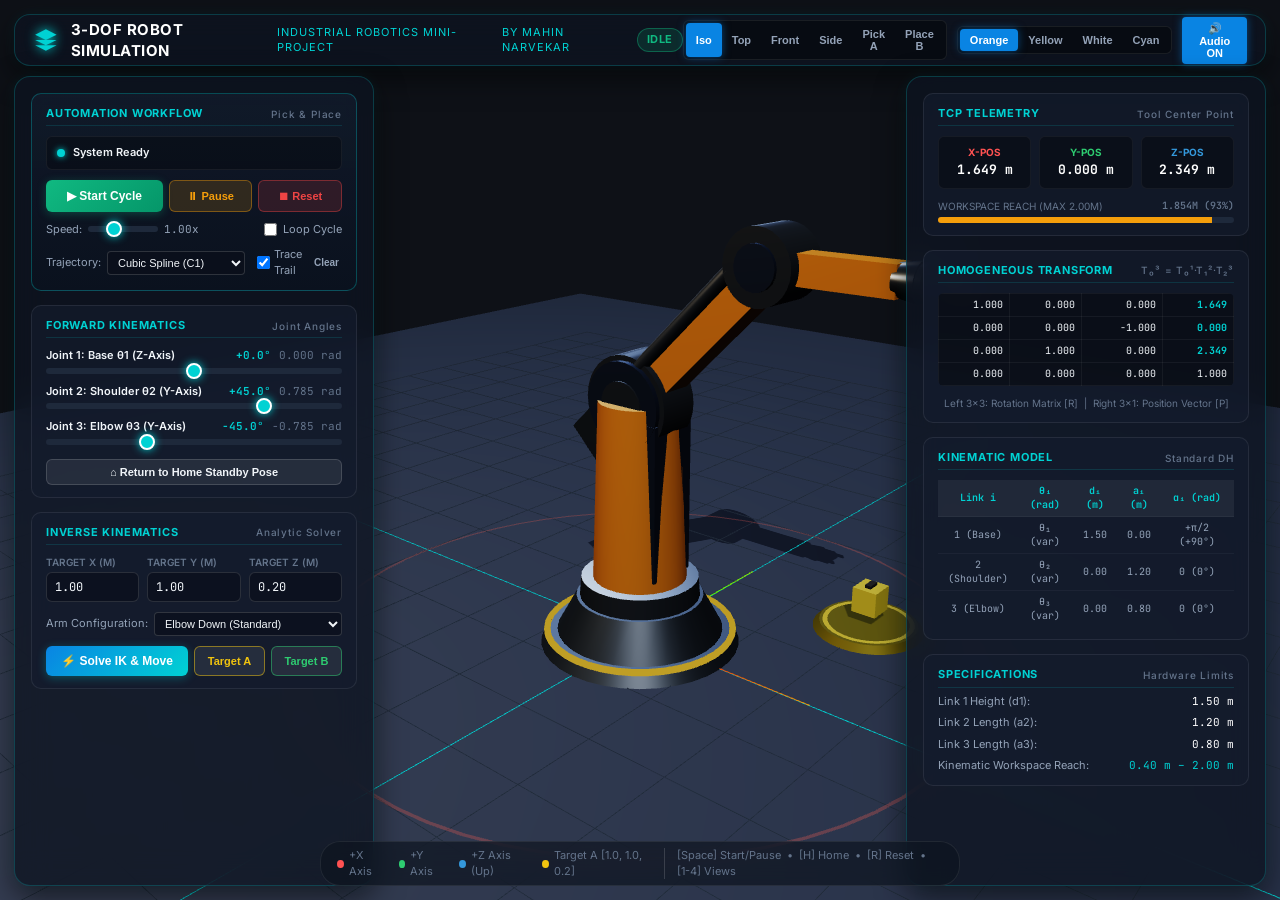
<file: index.html>
<!DOCTYPE html>
<html lang="en">
<head>
  <meta charset="UTF-8">
  <meta name="viewport" content="width=device-width, initial-scale=1.0">
  <title>3-DOF Pick-and-Place Industrial Robot Simulation | Forward & Inverse Kinematics</title>
  <link rel="stylesheet" href="style.css">
  <link rel="preconnect" href="https://fonts.googleapis.com">
  <link rel="preconnect" href="https://fonts.gstatic.com" crossorigin>
  <link href="https://fonts.googleapis.com/css2?family=Inter:wght@400;500;600;700&family=JetBrains+Mono:wght@400;600;700&display=swap" rel="stylesheet">
</head>
<body>

  <!-- Fullscreen 3D WebGL Canvas -->
  <div id="canvas-container"></div>

  <!-- Top Navigation & Status HUD -->
  <header class="top-hud">
    <div class="brand-section">
      <svg class="brand-icon" viewBox="0 0 24 24">
        <path d="M12 2L2 7l10 5 10-5-10-5zM2 17l10 5 10-5M2 12l10 5 10-5"/>
      </svg>
      <div class="brand-title">
        3-DOF Robot Simulation  <span>Industrial Robotics Mini-Project</span>  <span> By Mahin Narvekar </span>
      </div>
      <div id="status-badge" class="status-badge status-idle">IDLE</div>
    </div>

    <div class="hud-actions">
      <!-- Camera Preset Buttons -->
      <div class="view-btn-group">
        <button class="hud-btn active" data-cam-view="isometric" title="Isometric View (1)">Iso</button>
        <button class="hud-btn" data-cam-view="top" title="Top View X-Y (2)">Top</button>
        <button class="hud-btn" data-cam-view="front" title="Front View X-Z (3)">Front</button>
        <button class="hud-btn" data-cam-view="side" title="Side View Y-Z (4)">Side</button>
        <button class="hud-btn" data-cam-view="targetA" title="Focus Target A">Pick A</button>
        <button class="hud-btn" data-cam-view="targetB" title="Focus Target B">Place B</button>
      </div>

      <!-- Color Theme Switcher -->
      <div class="theme-btn-group">
        <button class="hud-btn active" data-theme="orange" title="KUKA Orange">Orange</button>
        <button class="hud-btn" data-theme="yellow" title="FANUC Yellow">Yellow</button>
        <button class="hud-btn" data-theme="white" title="ABB White">White</button>
        <button class="hud-btn" data-theme="cyan" title="Tech Cyan">Cyan</button>
      </div>

      <!-- Web Audio Sound Synthesizer Toggle -->
      <button id="btn-toggle-audio" class="hud-btn active" title="Toggle Robot Servo & Pneumatic Sound">🔊 Audio ON</button>
    </div>
  </header>

  <!-- Left & Right Floating UI Panels -->
  <main class="panels-wrapper">

    <!-- LEFT PANEL: Control Center (FK, IK, Pick & Place) -->
    <aside class="panel">

      <!-- SECTION 1: PICK-AND-PLACE AUTOMATION CONTROLLER -->
      <section class="section-card automation-card">
        <div class="section-title">
          <span>Automation Workflow</span>
          <span class="badge">Pick &amp; Place</span>
        </div>

        <div class="step-tracker">
          <div class="step-dot"></div>
          <div id="step-indicator" class="step-text">System Ready</div>
        </div>

        <div class="action-buttons-grid">
          <button id="btn-start-auto" class="btn-action-start" title="Run Pick-and-Place Sequence (Spacebar)">▶ Start Cycle</button>
          <button id="btn-pause-auto" class="btn-action-pause" title="Pause / Resume">⏸ Pause</button>
          <button id="btn-reset-auto" class="btn-action-reset" title="Reset Scene & Workpiece (R)">⏹ Reset</button>
        </div>

        <div class="automation-options">
          <div class="option-group">
            <span>Speed:</span>
            <input type="range" id="speed-range" min="0.25" max="2.5" step="0.25" value="1.0" style="width: 70px;">
            <span id="speed-label" style="font-family: var(--font-mono); font-size: 11px; min-width: 32px;">1.00x</span>
          </div>

          <label class="option-group" style="cursor: pointer;">
            <input type="checkbox" id="chk-continuous">
            <span>Loop Cycle</span>
          </label>
        </div>

        <div class="automation-options">
          <div class="option-group">
            <span>Trajectory:</span>
            <select id="select-traj-type" class="option-select">
              <option value="cubic" selected>Cubic Spline (C1)</option>
              <option value="quintic">Quintic Min-Jerk (C2)</option>
            </select>
          </div>

          <div class="option-group">
            <label style="cursor: pointer; display: flex; align-items: center; gap: 4px;">
              <input type="checkbox" id="chk-trace-trail" checked>
              <span>Trace Trail</span>
            </label>
            <button id="btn-clear-trail" class="hud-btn" style="padding: 2px 6px; font-size: 10px;">Clear</button>
          </div>
        </div>
      </section>

      <!-- SECTION 2: FORWARD KINEMATICS (JOINT SLIDERS) -->
      <section class="section-card">
        <div class="section-title">
          <span>Forward Kinematics</span>
          <span class="badge">Joint Angles</span>
        </div>

        <!-- Joint 1: Base Rotation around Z -->
        <div class="joint-control">
          <div class="joint-header">
            <span class="joint-name">Joint 1: Base θ1 (Z-Axis)</span>
            <div class="joint-values">
              <span id="val-t1-deg" class="joint-val-deg">+0.0°</span>
              <span id="val-t1-rad" class="joint-val-rad">0.000 rad</span>
            </div>
          </div>
          <div class="slider-wrapper">
            <input type="range" id="slider-t1" min="-180" max="180" step="0.5" value="0">
          </div>
        </div>

        <!-- Joint 2: Shoulder Rotation around Y -->
        <div class="joint-control">
          <div class="joint-header">
            <span class="joint-name">Joint 2: Shoulder θ2 (Y-Axis)</span>
            <div class="joint-values">
              <span id="val-t2-deg" class="joint-val-deg">+45.0°</span>
              <span id="val-t2-rad" class="joint-val-rad">0.785 rad</span>
            </div>
          </div>
          <div class="slider-wrapper">
            <input type="range" id="slider-t2" min="-90" max="90" step="0.5" value="45">
          </div>
        </div>

        <!-- Joint 3: Elbow Rotation around Y -->
        <div class="joint-control">
          <div class="joint-header">
            <span class="joint-name">Joint 3: Elbow θ3 (Y-Axis)</span>
            <div class="joint-values">
              <span id="val-t3-deg" class="joint-val-deg">-45.0°</span>
              <span id="val-t3-rad" class="joint-val-rad">-0.785 rad</span>
            </div>
          </div>
          <div class="slider-wrapper">
            <input type="range" id="slider-t3" min="-135" max="135" step="0.5" value="-45">
          </div>
        </div>

        <button id="btn-home-pose" class="btn-secondary" style="width: 100%; margin-top: 4px;" title="Reset to Home Position [0°, 45°, -45°] (H)">
          ⌂ Return to Home Standby Pose
        </button>
      </section>

      <!-- SECTION 3: INVERSE KINEMATICS SOLVER -->
      <section class="section-card">
        <div class="section-title">
          <span>Inverse Kinematics</span>
          <span class="badge">Analytic Solver</span>
        </div>

        <div class="ik-inputs-grid">
          <div class="input-group">
            <label class="input-label" for="ik-input-x">Target X (m)</label>
            <input type="number" id="ik-input-x" class="coord-input" step="0.05" value="1.00">
          </div>
          <div class="input-group">
            <label class="input-label" for="ik-input-y">Target Y (m)</label>
            <input type="number" id="ik-input-y" class="coord-input" step="0.05" value="1.00">
          </div>
          <div class="input-group">
            <label class="input-label" for="ik-input-z">Target Z (m)</label>
            <input type="number" id="ik-input-z" class="coord-input" step="0.05" value="0.20">
          </div>
        </div>

        <div class="automation-options">
          <div class="option-group" style="width: 100%;">
            <span>Arm Configuration:</span>
            <select id="select-elbow-config" class="option-select" style="flex: 1;">
              <option value="elbow_down" selected>Elbow Down (Standard)</option>
              <option value="elbow_up">Elbow Up (Overhead)</option>
            </select>
          </div>
        </div>

        <div class="ik-button-row">
          <button id="btn-solve-ik" class="btn-primary" title="Calculate IK and Move Arm">⚡ Solve IK &amp; Move</button>
          <button id="btn-preset-target-a" class="btn-secondary btn-target-a" title="Target A Pick Pose [1.0, 1.0, 0.2]">Target A</button>
          <button id="btn-preset-target-b" class="btn-secondary btn-target-b" title="Target B Place Pose [-1.0, 1.2, 0.2]">Target B</button>
        </div>
      </section>

    </aside>

    <!-- RIGHT PANEL: Real-time Telemetry & Mathematics Engine -->
    <aside class="panel">

      <!-- SECTION 1: END-EFFECTOR TELEMETRY -->
      <section class="section-card">
        <div class="section-title">
          <span>TCP Telemetry</span>
          <span class="badge">Tool Center Point</span>
        </div>

        <div class="telemetry-grid">
          <div class="telem-box">
            <div class="telem-axis axis-x">X-Pos</div>
            <div id="telem-x" class="telem-val">1.649 m</div>
          </div>
          <div class="telem-box">
            <div class="telem-axis axis-y">Y-Pos</div>
            <div id="telem-y" class="telem-val">0.000 m</div>
          </div>
          <div class="telem-box">
            <div class="telem-axis axis-z">Z-Pos</div>
            <div id="telem-z" class="telem-val">2.349 m</div>
          </div>
        </div>

        <!-- Workspace Reach Meter -->
        <div class="reach-wrapper">
          <div class="reach-header">
            <span>Workspace Reach (Max 2.00m)</span>
            <span id="telem-reach" style="font-family: var(--font-mono); font-weight: 600;">1.854m (93%)</span>
          </div>
          <div class="reach-bar-bg">
            <div id="telem-reach-bar" class="reach-bar-fill"></div>
          </div>
        </div>

        <!-- Singularity / Workspace Boundary Warning Banner -->
        <div id="singularity-warning" class="warning-banner"></div>
      </section>

      <!-- SECTION 2: 4x4 HOMOGENEOUS TRANSFORMATION MATRIX (T03) -->
      <section class="section-card">
        <div class="section-title">
          <span>Homogeneous Transform</span>
          <span class="badge">T₀³ = T₀¹·T₁²·T₂³</span>
        </div>

        <table class="dh-matrix-table">
          <tbody>
            <tr>
              <td id="dh-m-0-0">1.000</td>
              <td id="dh-m-0-1">0.000</td>
              <td id="dh-m-0-2">0.000</td>
              <td id="dh-m-0-3" class="matrix-pos">1.649</td>
            </tr>
            <tr>
              <td id="dh-m-1-0">0.000</td>
              <td id="dh-m-1-1">0.000</td>
              <td id="dh-m-1-2">-1.000</td>
              <td id="dh-m-1-3" class="matrix-pos">0.000</td>
            </tr>
            <tr>
              <td id="dh-m-2-0">0.000</td>
              <td id="dh-m-2-1">1.000</td>
              <td id="dh-m-2-2">0.000</td>
              <td id="dh-m-2-3" class="matrix-pos">2.349</td>
            </tr>
            <tr class="matrix-bottom">
              <td id="dh-m-3-0">0.000</td>
              <td id="dh-m-3-1">0.000</td>
              <td id="dh-m-3-2">0.000</td>
              <td id="dh-m-3-3">1.000</td>
            </tr>
          </tbody>
        </table>
        <div style="font-size: 10px; color: var(--text-dim); text-align: center;">
          Left 3×3: Rotation Matrix [R] &nbsp;|&nbsp; Right 3×1: Position Vector [P]
        </div>
      </section>

      <!-- SECTION 3: DENAVIT-HARTENBERG PARAMETERS TABLE -->
      <section class="section-card">
        <div class="section-title">
          <span>Kinematic Model</span>
          <span class="badge">Standard DH</span>
        </div>

        <table class="params-table">
          <thead>
            <tr>
              <th>Link i</th>
              <th>θᵢ (rad)</th>
              <th>dᵢ (m)</th>
              <th>aᵢ (m)</th>
              <th>αᵢ (rad)</th>
            </tr>
          </thead>
          <tbody>
            <tr>
              <td>1 (Base)</td>
              <td>θ₁ (var)</td>
              <td>1.50</td>
              <td>0.00</td>
              <td>+π/2 (+90°)</td>
            </tr>
            <tr>
              <td>2 (Shoulder)</td>
              <td>θ₂ (var)</td>
              <td>0.00</td>
              <td>1.20</td>
              <td>0 (0°)</td>
            </tr>
            <tr>
              <td>3 (Elbow)</td>
              <td>θ₃ (var)</td>
              <td>0.00</td>
              <td>0.80</td>
              <td>0 (0°)</td>
            </tr>
          </tbody>
        </table>
      </section>

      <!-- SECTION 4: PHYSICAL SPECIFICATIONS -->
      <section class="section-card" style="font-size: 11px; color: var(--text-muted); gap: 6px;">
        <div class="section-title">
          <span>Specifications</span>
          <span class="badge">Hardware Limits</span>
        </div>
        <div style="display: flex; justify-content: space-between;">
          <span>Link 1 Height (d1):</span>
          <span style="font-family: var(--font-mono); color: #fff;">1.50 m</span>
        </div>
        <div style="display: flex; justify-content: space-between;">
          <span>Link 2 Length (a2):</span>
          <span style="font-family: var(--font-mono); color: #fff;">1.20 m</span>
        </div>
        <div style="display: flex; justify-content: space-between;">
          <span>Link 3 Length (a3):</span>
          <span style="font-family: var(--font-mono); color: #fff;">0.80 m</span>
        </div>
        <div style="display: flex; justify-content: space-between;">
          <span>Kinematic Workspace Reach:</span>
          <span style="font-family: var(--font-mono); color: var(--accent-cyan);">0.40 m – 2.00 m</span>
        </div>
      </section>

    </aside>

  </main>

  <!-- Bottom Visual Legend & Keyboard Shortcuts -->
  <footer class="bottom-legend">
    <div class="legend-item">
      <div class="legend-pill pill-red"></div>
      <span>+X Axis</span>
    </div>
    <div class="legend-item">
      <div class="legend-pill pill-green"></div>
      <span>+Y Axis</span>
    </div>
    <div class="legend-item">
      <div class="legend-pill pill-blue"></div>
      <span>+Z Axis (Up)</span>
    </div>
    <div class="legend-item">
      <div class="legend-pill pill-yellow"></div>
      <span>Target A [1.0, 1.0, 0.2]</span>
    </div>
    <div class="legend-item" style="border-left: 1px solid rgba(255,255,255,0.15); padding-left: 12px;">
      <span>[Space] Start/Pause &nbsp;•&nbsp; [H] Home &nbsp;•&nbsp; [R] Reset &nbsp;•&nbsp; [1-4] Views</span>
    </div>
  </footer>

  <!-- Vendor Scripts (Local with CDN fallback) -->
  <script src="lib/three.min.js"></script>
  <script>
    if (typeof THREE === 'undefined') {
      document.write('<script src="https://cdnjs.cloudflare.com/ajax/libs/three.js/r128/three.min.js"><\/script>');
    }
  </script>

  <script src="lib/OrbitControls.js"></script>
  <script>
    if (typeof THREE !== 'undefined' && typeof THREE.OrbitControls === 'undefined') {
      document.write('<script src="https://cdn.jsdelivr.net/npm/three@0.128.0/examples/js/controls/OrbitControls.js"><\/script>');
    }
  </script>

  <!-- Application Engine Scripts -->
  <script src="kinematics.js"></script>
  <script src="robot.js"></script>
  <script src="app.js"></script>

</body>
</html>
</file>
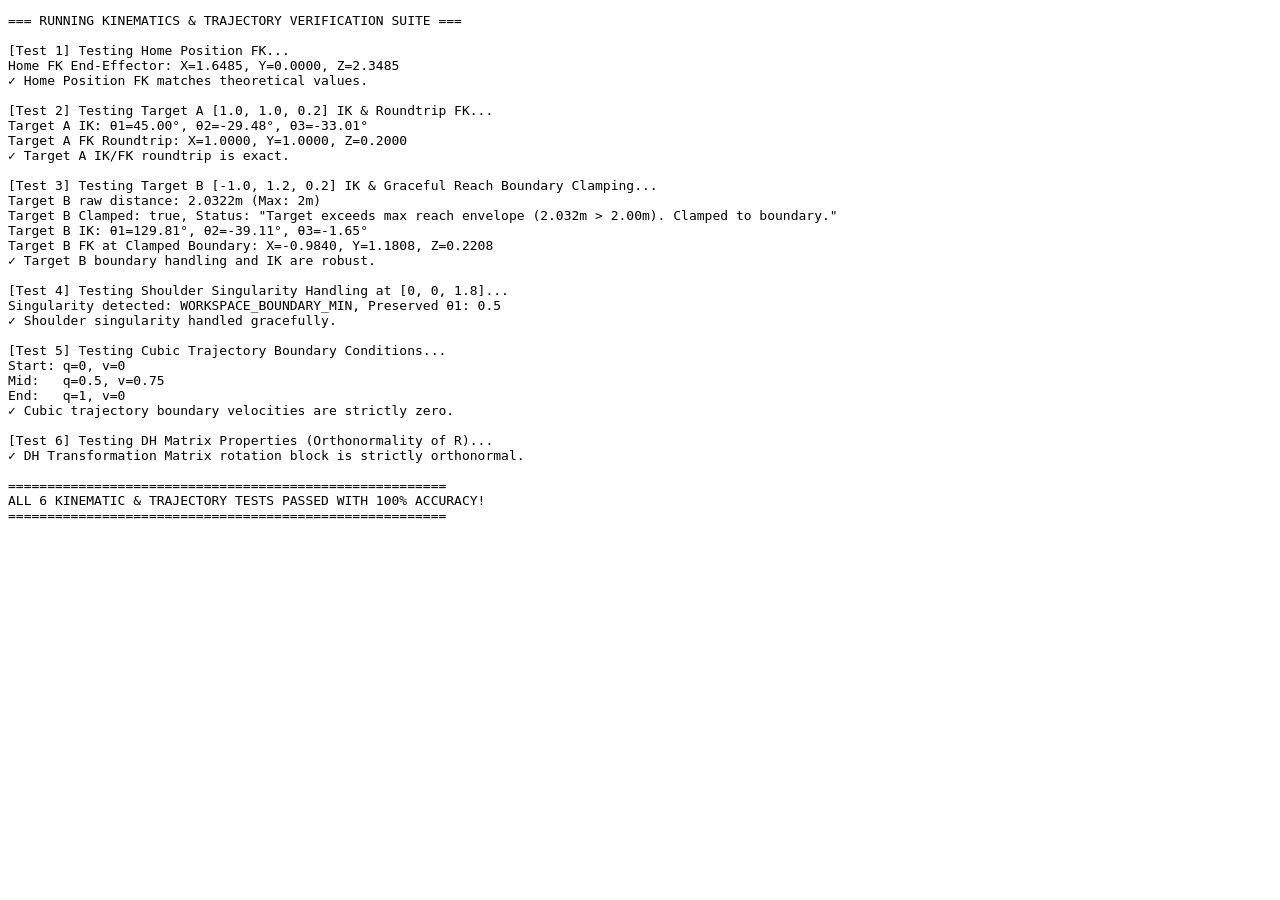
<file: test.html>
<!DOCTYPE html>
<html>
<head>
  <meta charset="utf-8">
  <title>Kinematics Test Suite</title>
</head>
<body>
  <pre id="output"></pre>
  <script src="kinematics.js"></script>
  <script>
    const outputEl = document.getElementById('output');
    const logs = [];
    function log(msg) {
      logs.push(msg);
      console.log(msg);
      outputEl.textContent = logs.join('\n');
    }

    function assertClose(actual, expected, tol = 1e-3, msg = '') {
      if (Math.abs(actual - expected) > tol) {
        throw new Error(`Assertion failed: ${msg} | Expected ${expected}, got ${actual} (diff: ${Math.abs(actual - expected)})`);
      }
    }

    try {
      log("=== RUNNING KINEMATICS & TRAJECTORY VERIFICATION SUITE ===");

      // 1. Home Configuration Test
      log("\n[Test 1] Testing Home Position FK...");
      const homeAngles = Kinematics.ROBOT_PARAMS.home;
      const fkHome = Kinematics.forwardKinematics(homeAngles.theta1, homeAngles.theta2, homeAngles.theta3);
      log(`Home FK End-Effector: X=${fkHome.position.x.toFixed(4)}, Y=${fkHome.position.y.toFixed(4)}, Z=${fkHome.position.z.toFixed(4)}`);
      assertClose(fkHome.position.x, 1.6485, 1e-3, "Home X coordinate");
      assertClose(fkHome.position.y, 0.0000, 1e-3, "Home Y coordinate");
      assertClose(fkHome.position.z, 2.3485, 1e-3, "Home Z coordinate");
      log("✓ Home Position FK matches theoretical values.");

      // 2. Target A Pick Position Test: [1.0, 1.0, 0.2]
      log("\n[Test 2] Testing Target A [1.0, 1.0, 0.2] IK & Roundtrip FK...");
      const ikA = Kinematics.inverseKinematics(1.0, 1.0, 0.2);
      log(`Target A IK: θ1=${Kinematics.radToDeg(ikA.theta1).toFixed(2)}°, θ2=${Kinematics.radToDeg(ikA.theta2).toFixed(2)}°, θ3=${Kinematics.radToDeg(ikA.theta3).toFixed(2)}°`);
      assertClose(Kinematics.radToDeg(ikA.theta1), 45.0, 1e-2, "Target A θ1");
      assertClose(ikA.clamped, false, 1e-3, "Target A must not be clamped");

      const fkA = Kinematics.forwardKinematics(ikA.theta1, ikA.theta2, ikA.theta3);
      log(`Target A FK Roundtrip: X=${fkA.position.x.toFixed(4)}, Y=${fkA.position.y.toFixed(4)}, Z=${fkA.position.z.toFixed(4)}`);
      assertClose(fkA.position.x, 1.0, 1e-3, "Target A Roundtrip X");
      assertClose(fkA.position.y, 1.0, 1e-3, "Target A Roundtrip Y");
      assertClose(fkA.position.z, 0.2, 1e-3, "Target A Roundtrip Z");
      log("✓ Target A IK/FK roundtrip is exact.");

      // 3. Target B Place Position Test: [-1.0, 1.2, 0.2]
      log("\n[Test 3] Testing Target B [-1.0, 1.2, 0.2] IK & Graceful Reach Boundary Clamping...");
      const ikB = Kinematics.inverseKinematics(-1.0, 1.2, 0.2);
      log(`Target B raw distance: ${ikB.rawDistance.toFixed(4)}m (Max: ${Kinematics.ROBOT_PARAMS.dMax}m)`);
      log(`Target B Clamped: ${ikB.clamped}, Status: "${ikB.statusMessage}"`);
      log(`Target B IK: θ1=${Kinematics.radToDeg(ikB.theta1).toFixed(2)}°, θ2=${Kinematics.radToDeg(ikB.theta2).toFixed(2)}°, θ3=${Kinematics.radToDeg(ikB.theta3).toFixed(2)}°`);
      assertClose(Kinematics.radToDeg(ikB.theta1), 129.805, 1e-2, "Target B θ1 azimuth");

      const fkB = Kinematics.forwardKinematics(ikB.theta1, ikB.theta2, ikB.theta3);
      log(`Target B FK at Clamped Boundary: X=${fkB.position.x.toFixed(4)}, Y=${fkB.position.y.toFixed(4)}, Z=${fkB.position.z.toFixed(4)}`);
      assertClose(fkB.position.x, ikB.clampedTarget.x, 1e-3, "Target B Clamped X");
      assertClose(fkB.position.y, ikB.clampedTarget.y, 1e-3, "Target B Clamped Y");
      assertClose(fkB.position.z, ikB.clampedTarget.z, 1e-3, "Target B Clamped Z");
      log("✓ Target B boundary handling and IK are robust.");

      // 4. Singularity Detection Test (Shoulder Singularity at X=0, Y=0)
      log("\n[Test 4] Testing Shoulder Singularity Handling at [0, 0, 1.8]...");
      const ikSing = Kinematics.inverseKinematics(0, 0, 1.8, { currentTheta1: 0.5 });
      log(`Singularity detected: ${ikSing.singularity}, Preserved θ1: ${ikSing.theta1}`);
      assertClose(ikSing.theta1, 0.5, 1e-4, "Preserved theta1 on singularity");
      log("✓ Shoulder singularity handled gracefully.");

      // 5. Cubic Trajectory Continuity Test
      log("\n[Test 5] Testing Cubic Trajectory Boundary Conditions...");
      const q0 = { theta1: 0, theta2: 0, theta3: 0 };
      const q1 = { theta1: 1.0, theta2: 0.5, theta3: -0.5 };
      const traj = new Kinematics.CubicTrajectory(q0, q1, 2.0);
      const start = traj.evaluate(0);
      const mid = traj.evaluate(1.0);
      const end = traj.evaluate(2.0);
      assertClose(start.q.theta1, 0, 1e-4, "Start position");
      assertClose(start.v.theta1, 0, 1e-4, "Start velocity zero");
      assertClose(end.q.theta1, 1.0, 1e-4, "End position");
      assertClose(end.v.theta1, 0, 1e-4, "End velocity zero");
      assertClose(mid.v.theta1, 0.75, 1e-4, "Midpoint peak velocity");
      log(`Start: q=${start.q.theta1}, v=${start.v.theta1}`);
      log(`Mid:   q=${mid.q.theta1}, v=${mid.v.theta1}`);
      log(`End:   q=${end.q.theta1}, v=${end.v.theta1}`);
      log("✓ Cubic trajectory boundary velocities are strictly zero.");

      // 6. DH Homogeneous Transformation Matrix Orthonormality Test
      log("\n[Test 6] Testing DH Matrix Properties (Orthonormality of R)...");
      const T03 = fkHome.matrices.T03;
      const r1 = [T03[0][0], T03[1][0], T03[2][0]];
      const r2 = [T03[0][1], T03[1][1], T03[2][1]];
      const r3 = [T03[0][2], T03[1][2], T03[2][2]];

      const dot12 = r1[0]*r2[0] + r1[1]*r2[1] + r1[2]*r2[2];
      const dot13 = r1[0]*r3[0] + r1[1]*r3[1] + r1[2]*r3[2];
      const dot23 = r2[0]*r3[0] + r2[1]*r3[1] + r2[2]*r3[2];
      const norm1 = Math.sqrt(r1[0]**2 + r1[1]**2 + r1[2]**2);

      assertClose(dot12, 0, 1e-4, "Col 1 orthogonal to Col 2");
      assertClose(dot13, 0, 1e-4, "Col 1 orthogonal to Col 3");
      assertClose(dot23, 0, 1e-4, "Col 2 orthogonal to Col 3");
      assertClose(norm1, 1, 1e-4, "Col 1 unit length");
      log("✓ DH Transformation Matrix rotation block is strictly orthonormal.");

      log("\n========================================================");
      log("ALL 6 KINEMATIC & TRAJECTORY TESTS PASSED WITH 100% ACCURACY!");
      log("========================================================");
    } catch (err) {
      log(`\n❌ ERROR: ${err.message}\n${err.stack}`);
    }
  </script>
</body>
</html>
</file>
<file: style.css>
/*
 * style.css
 * 
 * High-End Cyber-Industrial Styling for 3-DOF Robot Simulation.
 * Features dark glassmorphism, responsive floating HUD panels,
 * illuminated sliders, telemetry cards, and mathematical matrix displays.
 */

:root {
  --bg-primary: #0a0d14;
  --bg-panel: rgba(14, 20, 32, 0.78);
  --bg-panel-border: rgba(0, 210, 211, 0.22);
  --bg-card: rgba(20, 29, 46, 0.65);
  --bg-card-border: rgba(255, 255, 255, 0.08);

  --accent-cyan: #00d2d3;
  --accent-blue: #0984e3;
  --accent-orange: #ff793f;
  --accent-green: #10b981;
  --accent-red: #ef4444;
  --accent-amber: #f59e0b;

  --text-main: #f1f5f9;
  --text-muted: #94a3b8;
  --text-dim: #64748b;

  --font-sans: 'Inter', -apple-system, BlinkMacSystemFont, 'Segoe UI', Roboto, Helvetica, Arial, sans-serif;
  --font-mono: 'JetBrains Mono', 'Fira Code', 'SF Mono', Consolas, monospace;

  --shadow-lg: 0 10px 30px rgba(0, 0, 0, 0.6), 0 0 15px rgba(0, 210, 211, 0.08);
  --radius-sm: 6px;
  --radius-md: 10px;
  --radius-lg: 16px;
}

* {
  box-sizing: border-box;
  margin: 0;
  padding: 0;
  -webkit-font-smoothing: antialiased;
}

body, html {
  width: 100%;
  height: 100%;
  overflow: hidden;
  background-color: var(--bg-primary);
  color: var(--text-main);
  font-family: var(--font-sans);
  font-size: 13px;
  line-height: 1.4;
  user-select: none;
}

/* Fullscreen 3D Canvas Container */
#canvas-container {
  position: absolute;
  top: 0;
  left: 0;
  width: 100%;
  height: 100%;
  z-index: 1;
}

/* =========================================================
   TOP HEADER HUD
   ========================================================= */
.top-hud {
  position: absolute;
  top: 14px;
  left: 14px;
  right: 14px;
  height: 52px;
  z-index: 10;
  display: flex;
  align-items: center;
  justify-content: space-between;
  padding: 0 18px;
  background: var(--bg-panel);
  backdrop-filter: blur(14px);
  -webkit-backdrop-filter: blur(14px);
  border: 1px solid var(--bg-panel-border);
  border-radius: var(--radius-lg);
  box-shadow: var(--shadow-lg);
  pointer-events: auto;
}

.brand-section {
  display: flex;
  align-items: center;
  gap: 12px;
}

.brand-icon {
  width: 28px;
  height: 28px;
  fill: var(--accent-cyan);
  filter: drop-shadow(0 0 6px var(--accent-cyan));
}

.brand-title {
  font-size: 15px;
  font-weight: 700;
  letter-spacing: 0.5px;
  color: #fff;
  text-transform: uppercase;
  display: flex;
  align-items: center;
  gap: 8px;
}

.brand-title span {
  color: var(--accent-cyan);
  font-weight: 400;
  font-size: 11px;
  letter-spacing: 1px;
}

.status-badge {
  padding: 3px 9px;
  border-radius: 20px;
  font-size: 11px;
  font-weight: 700;
  letter-spacing: 0.5px;
  text-transform: uppercase;
  transition: all 0.3s ease;
}

.status-idle {
  background: rgba(16, 185, 129, 0.15);
  color: var(--accent-green);
  border: 1px solid rgba(16, 185, 129, 0.4);
}

.status-running {
  background: rgba(0, 210, 211, 0.2);
  color: var(--accent-cyan);
  border: 1px solid var(--accent-cyan);
  box-shadow: 0 0 10px rgba(0, 210, 211, 0.4);
  animation: pulse-glow 1.5s infinite;
}

.status-paused {
  background: rgba(245, 158, 11, 0.2);
  color: var(--accent-amber);
  border: 1px solid var(--accent-amber);
}

.status-error {
  background: rgba(239, 68, 68, 0.2);
  color: var(--accent-red);
  border: 1px solid var(--accent-red);
}

@keyframes pulse-glow {
  0%, 100% { opacity: 1; }
  50% { opacity: 0.7; }
}

.hud-actions {
  display: flex;
  align-items: center;
  gap: 10px;
}

.view-btn-group, .theme-btn-group {
  display: flex;
  background: rgba(0, 0, 0, 0.4);
  border-radius: var(--radius-sm);
  padding: 2px;
  border: 1px solid rgba(255, 255, 255, 0.08);
}

.hud-btn {
  background: transparent;
  color: var(--text-muted);
  border: none;
  padding: 5px 10px;
  font-size: 11px;
  font-weight: 600;
  border-radius: 4px;
  cursor: pointer;
  transition: all 0.2s ease;
}

.hud-btn:hover {
  color: #fff;
  background: rgba(255, 255, 255, 0.08);
}

.hud-btn.active {
  color: #fff;
  background: var(--accent-blue);
  box-shadow: 0 0 8px rgba(9, 132, 227, 0.5);
}

/* =========================================================
   SIDE PANELS LAYOUT
   ========================================================= */
.panels-wrapper {
  position: absolute;
  top: 76px;
  bottom: 14px;
  left: 14px;
  right: 14px;
  pointer-events: none;
  display: flex;
  justify-content: space-between;
  gap: 16px;
  z-index: 10;
}

.panel {
  pointer-events: auto;
  width: 360px;
  max-width: 42vw;
  height: 100%;
  overflow-y: auto;
  overflow-x: hidden;
  background: var(--bg-panel);
  backdrop-filter: blur(16px);
  -webkit-backdrop-filter: blur(16px);
  border: 1px solid var(--bg-panel-border);
  border-radius: var(--radius-lg);
  box-shadow: var(--shadow-lg);
  padding: 16px;
  display: flex;
  flex-direction: column;
  gap: 14px;
}

/* Custom Sleek Scrollbar */
.panel::-webkit-scrollbar {
  width: 5px;
}
.panel::-webkit-scrollbar-track {
  background: transparent;
}
.panel::-webkit-scrollbar-thumb {
  background: rgba(255, 255, 255, 0.15);
  border-radius: 10px;
}
.panel::-webkit-scrollbar-thumb:hover {
  background: var(--accent-cyan);
}

/* Panel Sections & Headers */
.section-card {
  background: var(--bg-card);
  border: 1px solid var(--bg-card-border);
  border-radius: var(--radius-md);
  padding: 12px 14px;
  display: flex;
  flex-direction: column;
  gap: 10px;
}

.section-title {
  font-size: 11px;
  font-weight: 700;
  text-transform: uppercase;
  letter-spacing: 0.8px;
  color: var(--accent-cyan);
  display: flex;
  align-items: center;
  justify-content: space-between;
  padding-bottom: 4px;
  border-bottom: 1px solid rgba(0, 210, 211, 0.15);
}

.section-title .badge {
  font-size: 10px;
  font-weight: 500;
  color: var(--text-dim);
  text-transform: none;
}

/* =========================================================
   FORWARD KINEMATICS SLIDERS
   ========================================================= */
.joint-control {
  display: flex;
  flex-direction: column;
  gap: 4px;
}

.joint-header {
  display: flex;
  justify-content: space-between;
  align-items: baseline;
  font-size: 11px;
}

.joint-name {
  font-weight: 600;
  color: var(--text-main);
}

.joint-values {
  font-family: var(--font-mono);
  font-size: 11px;
  display: flex;
  gap: 8px;
}

.joint-val-deg {
  color: var(--accent-cyan);
  font-weight: 600;
  min-width: 46px;
  text-align: right;
}

.joint-val-rad {
  color: var(--text-dim);
  min-width: 58px;
  text-align: right;
}

.slider-wrapper {
  position: relative;
  display: flex;
  align-items: center;
}

input[type="range"] {
  -webkit-appearance: none;
  width: 100%;
  height: 6px;
  border-radius: 4px;
  background: #1e293b;
  outline: none;
  transition: all 0.2s;
  cursor: pointer;
}

input[type="range"]::-webkit-slider-thumb {
  -webkit-appearance: none;
  width: 16px;
  height: 16px;
  border-radius: 50%;
  background: var(--accent-cyan);
  cursor: pointer;
  box-shadow: 0 0 8px var(--accent-cyan);
  border: 2px solid #fff;
  transition: transform 0.1s;
}

input[type="range"]::-webkit-slider-thumb:hover {
  transform: scale(1.2);
}

/* =========================================================
   INVERSE KINEMATICS CONTROLS
   ========================================================= */
.ik-inputs-grid {
  display: grid;
  grid-template-columns: repeat(3, 1fr);
  gap: 8px;
}

.input-group {
  display: flex;
  flex-direction: column;
  gap: 3px;
}

.input-label {
  font-size: 10px;
  font-weight: 600;
  color: var(--text-dim);
  text-transform: uppercase;
}

.coord-input {
  width: 100%;
  background: rgba(10, 15, 26, 0.7);
  border: 1px solid rgba(255, 255, 255, 0.12);
  border-radius: var(--radius-sm);
  padding: 6px 8px;
  color: var(--text-main);
  font-family: var(--font-mono);
  font-size: 12px;
  outline: none;
  transition: border-color 0.2s;
}

.coord-input:focus {
  border-color: var(--accent-cyan);
  box-shadow: 0 0 6px rgba(0, 210, 211, 0.3);
}

.ik-button-row {
  display: grid;
  grid-template-columns: 2fr 1fr 1fr;
  gap: 6px;
}

.btn-primary {
  background: linear-gradient(135deg, #0984e3, #00d2d3);
  color: #fff;
  border: none;
  border-radius: var(--radius-sm);
  padding: 8px 12px;
  font-size: 12px;
  font-weight: 700;
  cursor: pointer;
  box-shadow: 0 2px 10px rgba(0, 210, 211, 0.3);
  transition: all 0.2s ease;
  display: flex;
  align-items: center;
  justify-content: center;
  gap: 6px;
}

.btn-primary:hover {
  filter: brightness(1.15);
  transform: translateY(-1px);
}

.btn-primary:active {
  transform: translateY(0);
}

.btn-secondary {
  background: rgba(255, 255, 255, 0.08);
  color: var(--text-main);
  border: 1px solid rgba(255, 255, 255, 0.15);
  border-radius: var(--radius-sm);
  padding: 6px 10px;
  font-size: 11px;
  font-weight: 600;
  cursor: pointer;
  transition: all 0.2s ease;
  display: flex;
  align-items: center;
  justify-content: center;
}

.btn-secondary:hover {
  background: rgba(255, 255, 255, 0.15);
  color: #fff;
}

.btn-target-a {
  border-color: rgba(241, 196, 15, 0.5);
  color: #f1c40f;
}
.btn-target-a:hover {
  background: rgba(241, 196, 15, 0.2);
}

.btn-target-b {
  border-color: rgba(46, 204, 113, 0.5);
  color: #2ecc71;
}
.btn-target-b:hover {
  background: rgba(46, 204, 113, 0.2);
}

/* =========================================================
   PICK-AND-PLACE AUTOMATION PANEL
   ========================================================= */
.automation-card {
  border-color: rgba(0, 210, 211, 0.3);
  background: linear-gradient(180deg, rgba(20, 29, 46, 0.7), rgba(10, 18, 30, 0.8));
}

.step-tracker {
  background: rgba(0, 0, 0, 0.3);
  border: 1px solid rgba(255, 255, 255, 0.06);
  border-radius: var(--radius-sm);
  padding: 8px 10px;
  display: flex;
  align-items: center;
  gap: 8px;
}

.step-dot {
  width: 8px;
  height: 8px;
  border-radius: 50%;
  background: var(--accent-cyan);
  box-shadow: 0 0 6px var(--accent-cyan);
}

.step-text {
  font-size: 11px;
  font-weight: 600;
  color: var(--text-main);
  font-family: var(--font-sans);
}

.action-buttons-grid {
  display: grid;
  grid-template-columns: 1.4fr 1fr 1fr;
  gap: 6px;
}

.btn-action-start {
  background: linear-gradient(135deg, #10b981, #059669);
  color: #fff;
  border: none;
  border-radius: var(--radius-sm);
  padding: 9px;
  font-size: 12px;
  font-weight: 700;
  cursor: pointer;
  box-shadow: 0 2px 10px rgba(16, 185, 129, 0.3);
  transition: all 0.2s;
}

.btn-action-start:hover {
  filter: brightness(1.15);
}

.btn-action-start.active {
  background: linear-gradient(135deg, #059669, #047857);
  box-shadow: 0 0 12px rgba(16, 185, 129, 0.6);
}

.btn-action-pause {
  background: rgba(245, 158, 11, 0.15);
  color: var(--accent-amber);
  border: 1px solid rgba(245, 158, 11, 0.4);
  border-radius: var(--radius-sm);
  padding: 8px;
  font-size: 11px;
  font-weight: 600;
  cursor: pointer;
}

.btn-action-pause.active {
  background: var(--accent-amber);
  color: #000;
}

.btn-action-reset {
  background: rgba(239, 68, 68, 0.15);
  color: var(--accent-red);
  border: 1px solid rgba(239, 68, 68, 0.4);
  border-radius: var(--radius-sm);
  padding: 8px;
  font-size: 11px;
  font-weight: 600;
  cursor: pointer;
}

.automation-options {
  display: flex;
  align-items: center;
  justify-content: space-between;
  gap: 12px;
  font-size: 11px;
  color: var(--text-muted);
}

.option-group {
  display: flex;
  align-items: center;
  gap: 6px;
}

.option-select {
  background: rgba(10, 15, 26, 0.7);
  border: 1px solid rgba(255, 255, 255, 0.15);
  color: var(--text-main);
  padding: 4px 6px;
  border-radius: 4px;
  font-size: 11px;
  outline: none;
}

/* =========================================================
   TELEMETRY & MATRIX HUD
   ========================================================= */
.telemetry-grid {
  display: grid;
  grid-template-columns: repeat(3, 1fr);
  gap: 8px;
}

.telem-box {
  background: rgba(0, 0, 0, 0.35);
  border: 1px solid rgba(255, 255, 255, 0.05);
  border-radius: var(--radius-sm);
  padding: 8px;
  text-align: center;
}

.telem-axis {
  font-size: 10px;
  font-weight: 700;
  text-transform: uppercase;
}

.axis-x { color: #ff5252; }
.axis-y { color: #2ecc71; }
.axis-z { color: #3498db; }

.telem-val {
  font-family: var(--font-mono);
  font-size: 13px;
  font-weight: 700;
  color: #fff;
  margin-top: 2px;
}

/* Workspace Reach Bar */
.reach-wrapper {
  display: flex;
  flex-direction: column;
  gap: 4px;
}

.reach-header {
  display: flex;
  justify-content: space-between;
  font-size: 10px;
  color: var(--text-dim);
  text-transform: uppercase;
}

.reach-bar-bg {
  width: 100%;
  height: 6px;
  background: #1e293b;
  border-radius: 4px;
  overflow: hidden;
}

.reach-bar-fill {
  height: 100%;
  width: 50%;
  background: var(--accent-green);
  transition: width 0.15s ease, background-color 0.2s;
}

/* 4x4 DH Transformation Matrix Table */
.dh-matrix-table {
  width: 100%;
  border-collapse: collapse;
  font-family: var(--font-mono);
  font-size: 10px;
  text-align: right;
  background: rgba(0, 0, 0, 0.4);
  border-radius: var(--radius-sm);
  overflow: hidden;
}

.dh-matrix-table td {
  padding: 4px 6px;
  border: 1px solid rgba(255, 255, 255, 0.05);
  color: var(--text-main);
}

.dh-matrix-table td.matrix-pos {
  color: var(--accent-cyan);
  font-weight: 700;
}

.dh-matrix-table td.matrix-bottom {
  color: var(--text-dim);
}

/* DH Parameters Static Table */
.params-table {
  width: 100%;
  border-collapse: collapse;
  font-size: 10px;
  font-family: var(--font-mono);
  text-align: center;
}

.params-table th {
  padding: 4px;
  background: rgba(255, 255, 255, 0.06);
  color: var(--accent-cyan);
  font-weight: 600;
}

.params-table td {
  padding: 4px;
  border-top: 1px solid rgba(255, 255, 255, 0.04);
  color: var(--text-muted);
}

/* Singularity / Warning Banner */
.warning-banner {
  display: none;
  background: rgba(239, 68, 68, 0.15);
  border: 1px solid var(--accent-red);
  color: #fca5a5;
  font-size: 11px;
  padding: 8px 10px;
  border-radius: var(--radius-sm);
  line-height: 1.3;
}

/* =========================================================
   BOTTOM LEGEND / HINTS
   ========================================================= */
.bottom-legend {
  position: absolute;
  bottom: 14px;
  left: 50%;
  transform: translateX(-50%);
  z-index: 10;
  display: flex;
  align-items: center;
  gap: 16px;
  background: rgba(14, 20, 32, 0.7);
  backdrop-filter: blur(10px);
  border: 1px solid rgba(255, 255, 255, 0.08);
  border-radius: 20px;
  padding: 6px 16px;
  font-size: 11px;
  color: var(--text-dim);
  pointer-events: none;
}

.legend-item {
  display: flex;
  align-items: center;
  gap: 5px;
}

.legend-pill {
  width: 8px;
  height: 8px;
  border-radius: 50%;
}

.pill-red { background: #ff5252; }
.pill-green { background: #2ecc71; }
.pill-blue { background: #3498db; }
.pill-yellow { background: #f1c40f; }

/* Responsive Media Queries */
@media (max-width: 1024px) {
  .panels-wrapper {
    flex-direction: column;
    overflow-y: auto;
  }
  .panel {
    width: 100%;
    max-width: 100%;
    height: auto;
  }
  .bottom-legend {
    display: none;
  }
}
</file>
